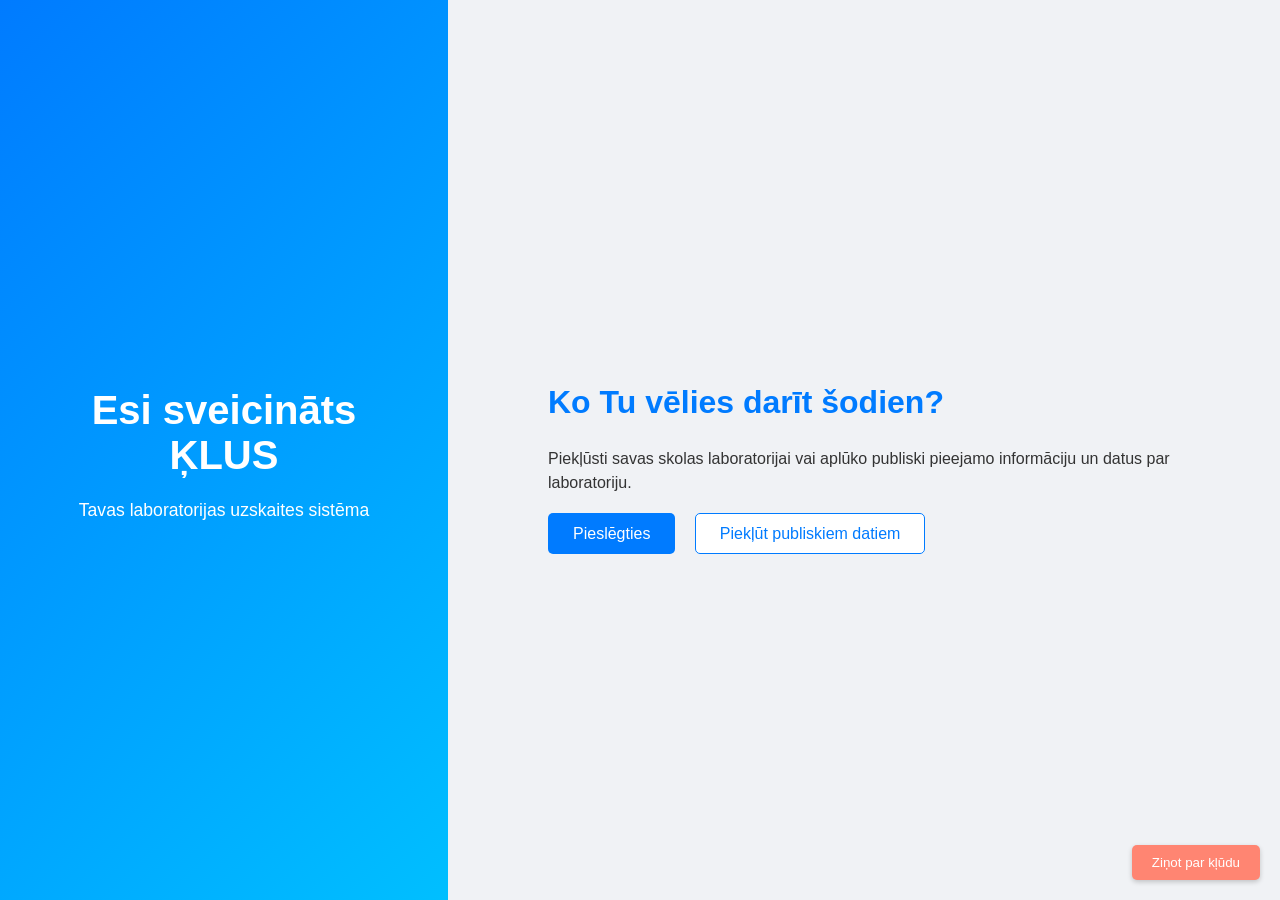
<file: index.html>
<!DOCTYPE html>
<html lang="lv">
<head>
    <meta charset="UTF-8">
    <title>1. Forma: Sākums</title>
    <link rel="stylesheet" href="style.css">
</head>
<body>
    <div class="container welcome-container">
        <div class="sidebar blue-bg">
            <h1>Esi sveicināts ĶLUS</h1>
            <p>Tavas laboratorijas uzskaites sistēma</p>
            </div>

        <div class="content white-bg">
            <h2>Ko Tu vēlies darīt šodien?</h2>
            <p class="description-text">Piekļūsti savas skolas laboratorijai vai aplūko publiski pieejamo informāciju un datus par laboratoriju.</p>
            
            <div class="button-group">
                <a href="forma2.html" class="button primary">Pieslēgties</a>
                
                <a href="forma3.html" class="button secondary">Piekļūt publiskiem datiem</a>
            </div>
        </div>
    </div>
    <div class="error-report">
        <button class="error-button">Ziņot par kļūdu</button>
    </div>
</body>
</html>
</file>
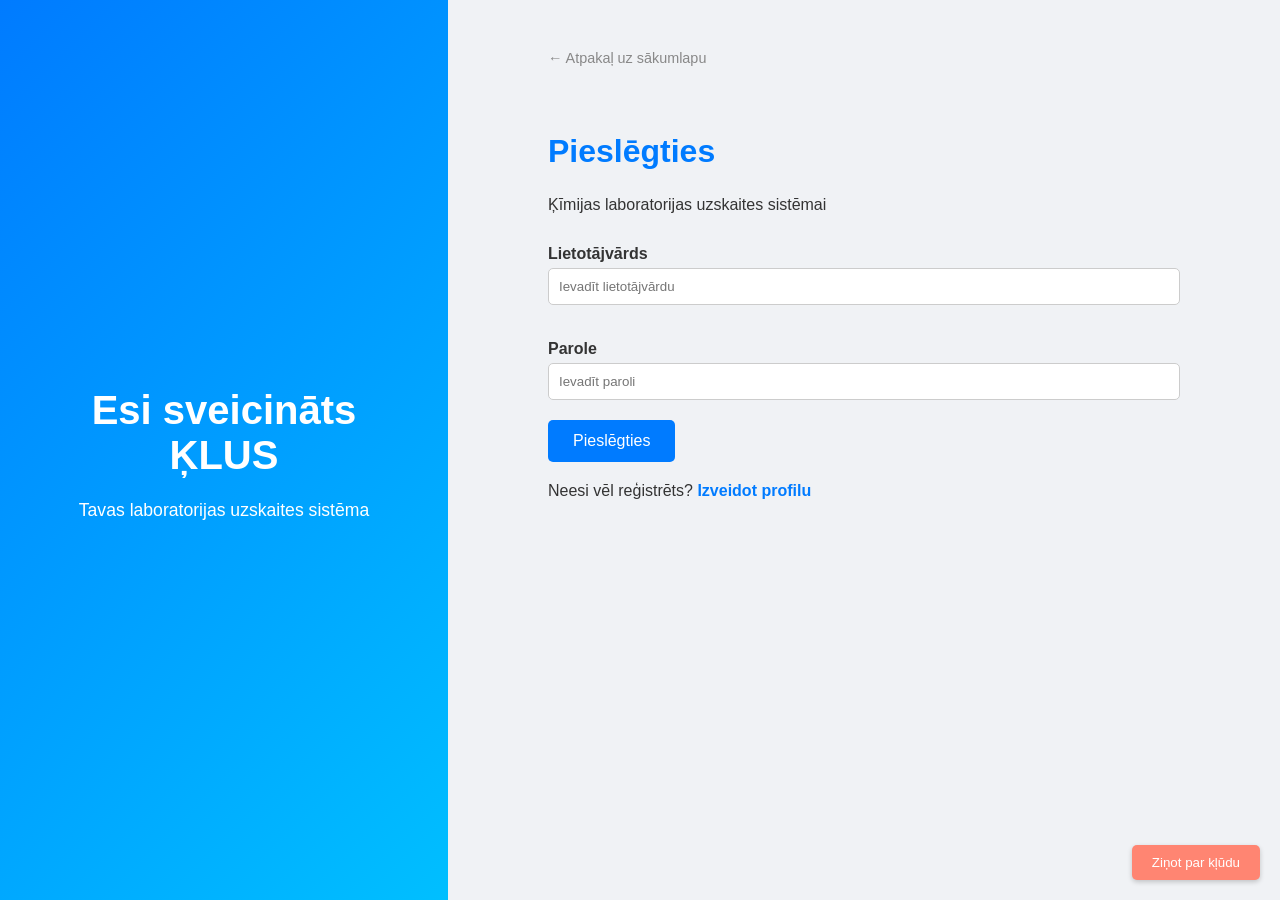
<file: Form2.html>
<!DOCTYPE html>
<html lang="lv">
<head>
    <meta charset="UTF-8">
    <title>2. Forma: Pieslēgties</title>
    <link rel="stylesheet" href="style.css">
</head>
<body>
    <div class="container login-container">
        <div class="sidebar blue-bg">
            <h1>Esi sveicināts ĶLUS</h1>
            <p>Tavas laboratorijas uzskaites sistēma</p>
            </div>

        <div class="content white-bg login-content">
            <a href="index.html" class="back-link">
                &larr; Atpakaļ uz sākumlapu
            </a>
            
            <h2>Pieslēgties</h2>
            <p>Ķīmijas laboratorijas uzskaites sistēmai</p>

            <form action="#" class="login-form">
                <label for="username">Lietotājvārds</label>
                <input type="text" id="username" placeholder="Ievadīt lietotājvārdu">
                
                <label for="password">Parole</label>
                <input type="password" id="password" placeholder="Ievadīt paroli">
                
                <button type="submit" class="button primary">Pieslēgties</button>
            </form>
            
            <p class="register-text">Neesi vēl reģistrēts? <a href="#">Izveidot profilu</a></p>
        </div>
    </div>
    <div class="error-report">
        <button class="error-button">Ziņot par kļūdu</button>
    </div>
</body>
</html>
</file>
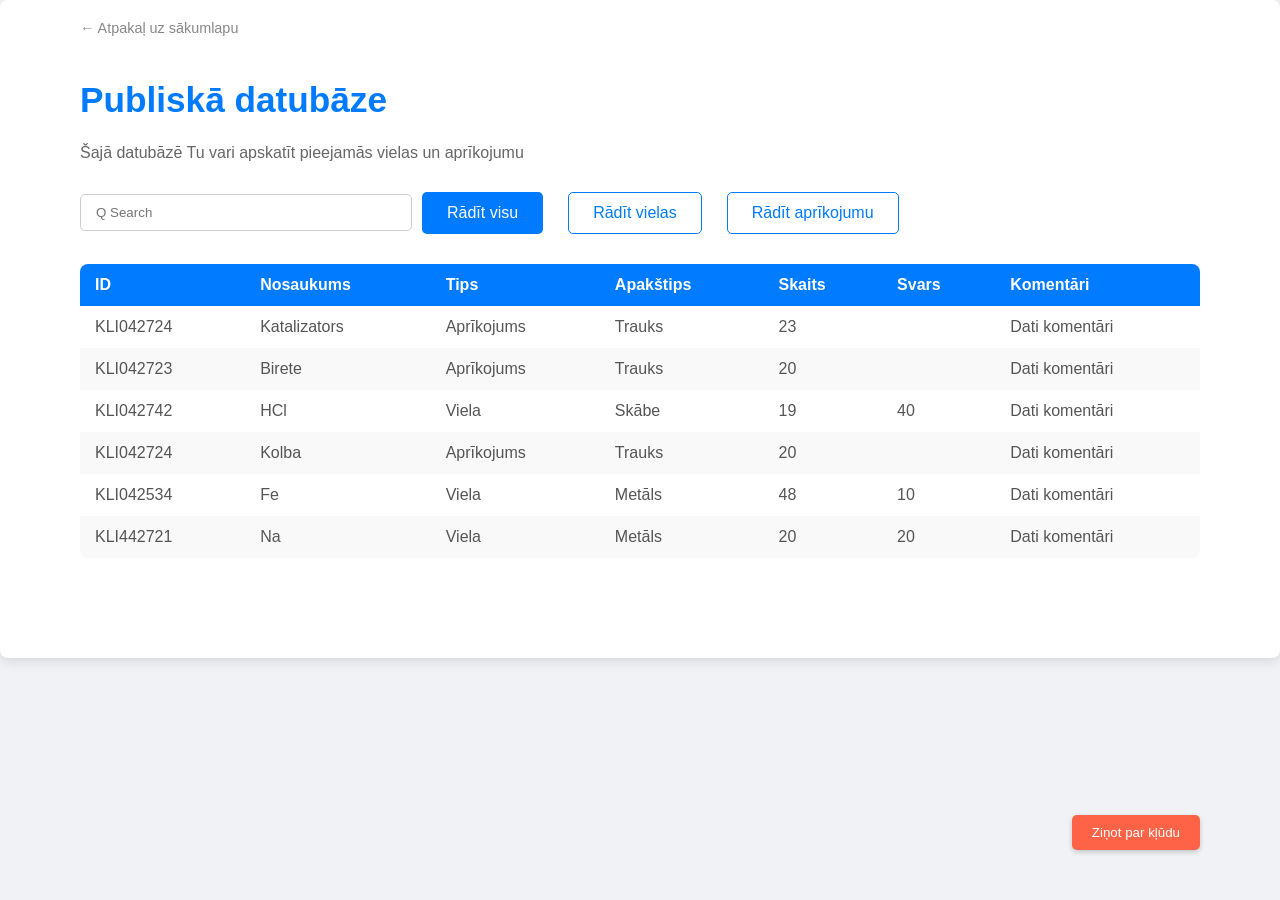
<file: Form3.html>
<!DOCTYPE html>
<html lang="lv">
<head>
    <meta charset="UTF-8">
    <title>3. Forma: Publiskā Datubāze</title>
    <link rel="stylesheet" href="style.css">
</head>
<body>
    <div class="full-page-container">
        <a href="index.html" class="back-link top-left">
            &larr; Atpakaļ uz sākumlapu
        </a>
        
        <header>
            <h1>Publiskā datubāze</h1>
            <p class="header-desc">Šajā datubāzē Tu vari apskatīt pieejamās vielas un aprīkojumu</p>
        </header>
        
        <div class="search-and-filter">
            <input type="text" placeholder="Q Search">
            <button class="button primary" disabled>Rādīt visu</button>
            <button class="button secondary" disabled>Rādīt vielas</button>
            <button class="button secondary" disabled>Rādīt aprīkojumu</button>
        </div>

        <div class="data-table-container">
            <table>
                <thead>
                    <tr>
                        <th>ID</th>
                        <th>Nosaukums</th>
                        <th>Tips</th>
                        <th>Apakštips</th>
                        <th>Skaits</th>
                        <th>Svars</th>
                        <th>Komentāri</th>
                    </tr>
                </thead>
                <tbody>
                    <tr><td>KLI042724</td><td>Katalizators</td><td>Aprīkojums</td><td>Trauks</td><td>23</td><td></td><td>Dati komentāri</td></tr>
                    <tr><td>KLI042723</td><td>Birete</td><td>Aprīkojums</td><td>Trauks</td><td>20</td><td></td><td>Dati komentāri</td></tr>
                    <tr><td>KLI042742</td><td>HCl</td><td>Viela</td><td>Skābe</td><td>19</td><td>40</td><td>Dati komentāri</td></tr>
                    <tr><td>KLI042724</td><td>Kolba</td><td>Aprīkojums</td><td>Trauks</td><td>20</td><td></td><td>Dati komentāri</td></tr>
                    <tr><td>KLI042534</td><td>Fe</td><td>Viela</td><td>Metāls</td><td>48</td><td>10</td><td>Dati komentāri</td></tr>
                    <tr><td>KLI442721</td><td>Na</td><td>Viela</td><td>Metāls</td><td>20</td><td>20</td><td>Dati komentāri</td></tr>
                </tbody>
            </table>
        </div>
    </div>
    <div class="error-report right-bottom">
        <button class="error-button pink-button">Ziņot par kļūdu</button>
    </div>
</body>
</html>
</file>
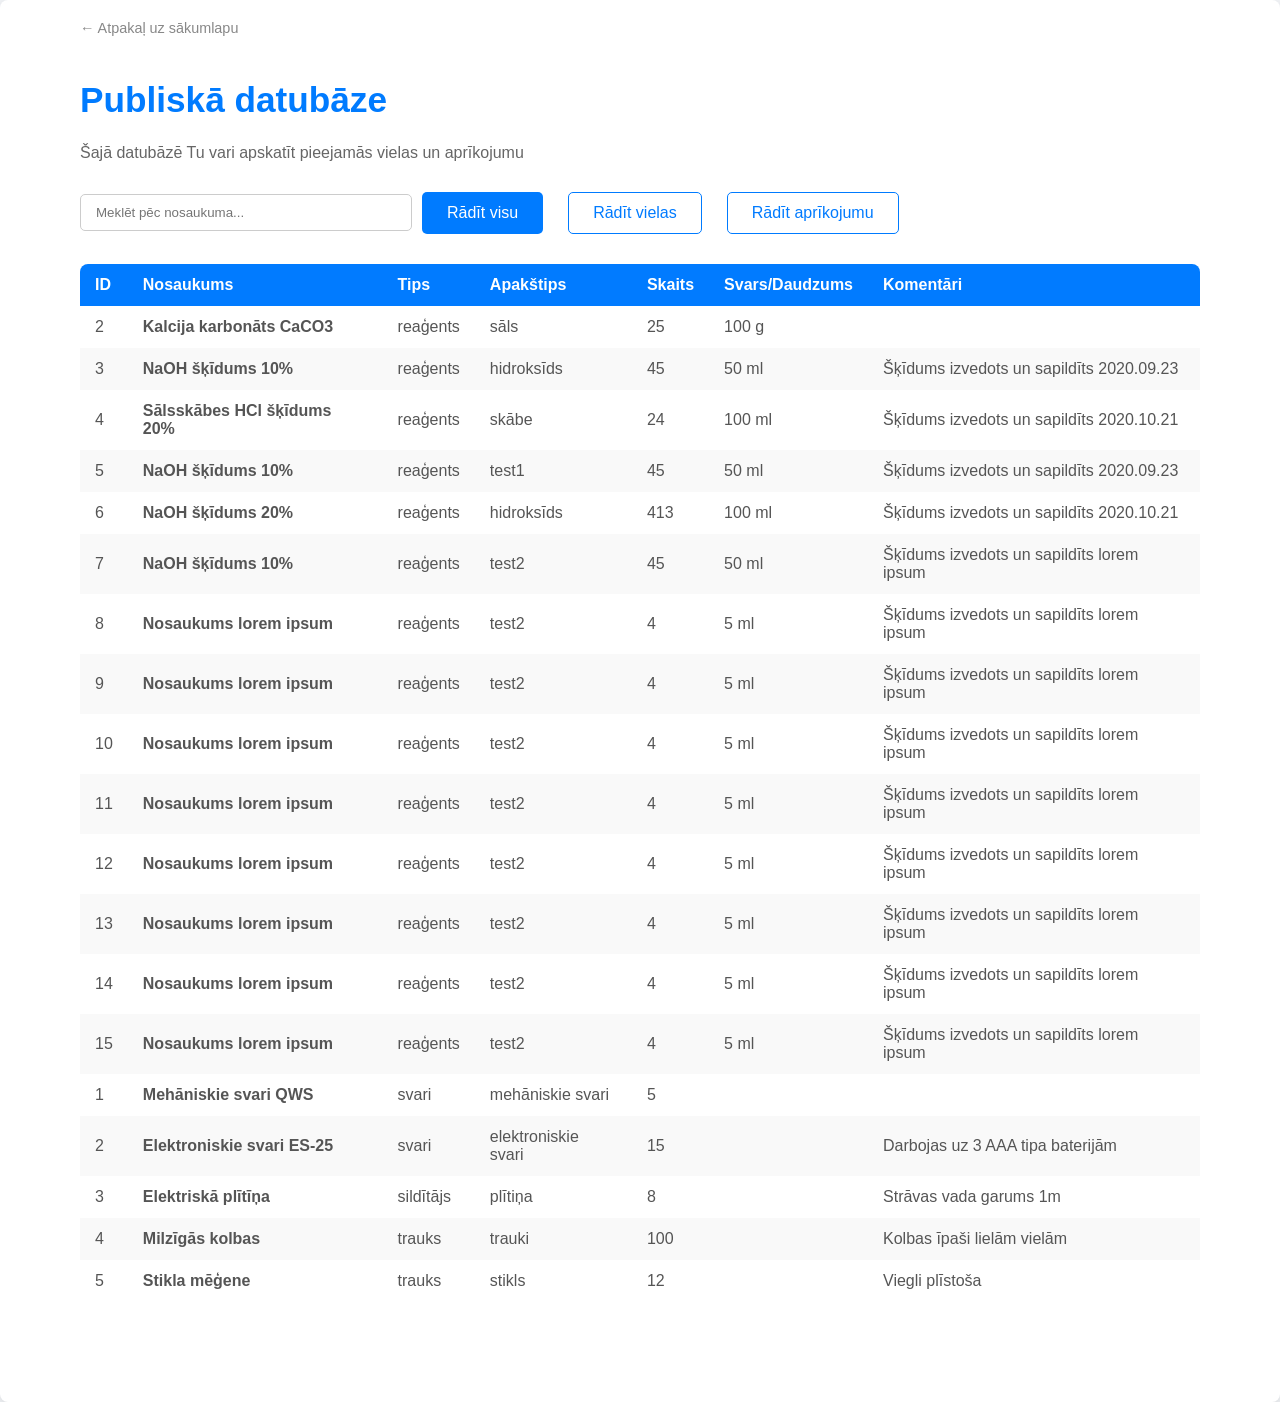
<file: forma3.html>
<!DOCTYPE html>
<html lang="lv">
<head>
    <meta charset="UTF-8">
    <title>3. Forma: Publiskā Datubāze</title>
    <link rel="stylesheet" href="style.css">
</head>
<body>
    <div class="full-page-container">
        <a href="index.html" class="back-link top-left">
            &larr; Atpakaļ uz sākumlapu
        </a>
        
        <header>
            <h1>Publiskā datubāze</h1>
            <p class="header-desc">Šajā datubāzē Tu vari apskatīt pieejamās vielas un aprīkojumu</p>
        </header>
        
        <div class="search-and-filter">
            <input type="text" id="searchInput" placeholder="Meklēt pēc nosaukuma...">
            <button class="button primary" onclick="loadData('all')">Rādīt visu</button>
            <button class="button secondary" onclick="loadData('vielas')">Rādīt vielas</button>
            <button class="button secondary" onclick="loadData('inventars')">Rādīt aprīkojumu</button>
        </div>

        <div class="data-table-container">
            <table>
                <thead>
                    <tr>
                        <th>ID</th>
                        <th>Nosaukums</th>
                        <th>Tips</th>
                        <th>Apakštips</th>
                        <th>Skaits</th>
                        <th>Svars/Daudzums</th>
                        <th>Komentāri</th>
                    </tr>
                </thead>
                <tbody id="tableBody"></tbody>
            </table>
        </div>
    </div>

    <script>
        async function loadData(filter) {
            const tableBody = document.getElementById('tableBody');
            tableBody.innerHTML = "<tr><td colspan='7'>Ielādē...</td></tr>";

            try {
                let data = [];
                const resVielas = await fetch('vielas.json');
                const vielas = await resVielas.json();
                const resInventars = await fetch('inventars.json');
                const inventars = await resInventars.json();

                if (filter === 'vielas') {
                    data = vielas;
                } else if (filter === 'inventars') {
                    data = inventars;
                } else {
                    data = [...vielas, ...inventars];
                }

                tableBody.innerHTML = '';
                data.forEach(item => {
                    const row = `
                        <tr>
                            <td>${item.id}</td>
                            <td><strong>${item.nosaukums}</strong></td>
                            <td>${item.tips || ''}</td>
                            <td>${item.apakstips || ''}</td>
                            <td>${item.skaits || ''}</td>
                            <td>${item.daudzums ? item.daudzums + ' ' + (item.mervienibas || '') : ''}</td>
                            <td>${item.komentari || ''}</td>
                        </tr>
                    `;
                    tableBody.innerHTML += row;
                });

            } catch (error) {
                tableBody.innerHTML = "<tr><td colspan='7'>Kļūda ielādējot datus.</td></tr>";
            }
        }

        window.onload = () => loadData('all');
    </script>
</body>
</html>
</file>
<file: style.css>
:root {
    --blue-primary: #007bff; /* Tuvāk tumšajai zilai, ko izmanto formās */
    --blue-sidebar: #017bff; /* Zilā krāsa sānjoslai */
    --light-blue: #e9f5ff; /* Sekundārā poga (3. forma) */
    --pink-error: #ff6347; /* Sarkanīgi rozā kļūdu poga */
    --text-color: #333;
}

body {
    font-family: 'Segoe UI', Tahoma, Geneva, Verdana, sans-serif;
    margin: 0;
    padding: 0;
    background-color: #f0f2f5; /* Viegli pelēks fons lapai */
    color: var(--text-color);
}

/* 1. un 2. formas konteiners (sadalījums 30%/70%) */
.container {
    display: flex;
    height: 100vh;
    box-shadow: 0 4px 12px rgba(0, 0, 0, 0.1);
}

.sidebar {
    width: 35%; /* Kreisā daļa */
    padding: 40px;
    color: white;
    text-align: center;
    display: flex;
    flex-direction: column;
    justify-content: center;
    align-items: center;
    box-sizing: border-box;
}

.blue-bg {
    background: linear-gradient(135deg, var(--blue-primary) 0%, #00bfff 100%);
}

.sidebar h1 {
    font-size: 2.5em;
    margin-bottom: 5px;
}

.sidebar p {
    font-size: 1.1em;
    font-weight: 300;
}

.content {
    width: 65%; /* Labā daļa */
    padding: 80px 100px;
    box-sizing: border-box;
    display: flex;
    flex-direction: column;
    justify-content: center;
}

/* 1. formas specifiskais stils */
.content h2 {
    font-size: 2em;
    margin-bottom: 10px;
    color: var(--blue-primary);
}

.description-text {
    margin-bottom: 30px;
    line-height: 1.5;
}

/* Pogas */
.button {
    padding: 12px 25px;
    border: none;
    border-radius: 5px;
    text-decoration: none;
    font-size: 1em;
    cursor: pointer;
    transition: background-color 0.3s;
    margin-right: 15px;
    text-align: center;
}

.primary {
    background-color: var(--blue-primary);
    color: white;
}

.secondary {
    background-color: white;
    color: var(--blue-primary);
    border: 1px solid var(--blue-primary);
    padding: 11px 24px; /* Kompensē biezumu */
}

.primary:hover { background-color: #0056b3; }
.secondary:hover { background-color: var(--light-blue); }

/* 2. formas specifiskais stils (Pieslēgšanās) */
.login-content {
    justify-content: flex-start;
    padding-top: 50px;
}

.login-form label {
    display: block;
    margin-top: 15px;
    font-weight: 600;
}

.login-form input {
    width: 100%;
    padding: 10px;
    margin-top: 5px;
    margin-bottom: 20px;
    border: 1px solid #ccc;
    border-radius: 5px;
    box-sizing: border-box;
}

.register-text {
    margin-top: 20px;
}

.register-text a {
    color: var(--blue-primary);
    text-decoration: none;
    font-weight: 600;
}

/* Pārejas saite (Atpakaļ uz sākumlapu) */
.back-link {
    color: #888;
    text-decoration: none;
    font-size: 0.9em;
    margin-bottom: 40px;
    display: block;
}

.back-link:hover {
    color: var(--blue-primary);
}

/* 3. formas stils (Tabula) */
.full-page-container {
    padding: 50px 80px;
    max-width: 1200px;
    margin: 0 auto;
    background-color: white;
    border-radius: 8px;
    box-shadow: 0 4px 12px rgba(0, 0, 0, 0.1);
}

.back-link.top-left {
    position: absolute;
    top: 20px;
    left: 80px;
    margin-bottom: 0;
}

.full-page-container header h1 {
    font-size: 2.2em;
    color: var(--blue-primary);
    margin-top: 30px;
}

.header-desc {
    font-size: 1em;
    margin-bottom: 30px;
    color: #666;
}

.search-and-filter {
    display: flex;
    gap: 10px;
    margin-bottom: 30px;
    align-items: center;
}

.search-and-filter input {
    padding: 10px 15px;
    border: 1px solid #ccc;
    border-radius: 5px;
    width: 300px;
}

/* Tabula */
.data-table-container {
    overflow-x: auto;
}

table {
    width: 100%;
    border-collapse: separate;
    border-spacing: 0;
    margin-bottom: 50px;
    border-radius: 8px;
    overflow: hidden; /* Nodrošina noapaļotos stūrus */
}

thead {
    background-color: #017bff; /* Tumši zils fons kā paraugā */
    color: white;
}

th {
    padding: 12px 15px;
    text-align: left;
    font-weight: 600;
}

tbody tr {
    border-bottom: 1px solid #eee;
    transition: background-color 0.2s;
}

tbody tr:nth-child(even) {
    background-color: #f9f9f9;
}

tbody tr:hover {
    background-color: #f0f8ff;
}

td {
    padding: 12px 15px;
    color: #555;
}

/* Ziņot par kļūdu poga */
.error-report {
    position: fixed;
    bottom: 20px;
    right: 20px;
    z-index: 100;
}

.error-report.right-bottom {
    /* 3. formai to vajag pie tabulas apakšas labajā pusē */
    position: absolute; 
    bottom: 50px;
    right: 80px;
    /* Pārvieto pozīciju atbilstoši .full-page-container */
}

.error-button {
    background-color: #ff8572; /* Rozā-oranžs tonis */
    color: white;
    border: none;
    padding: 10px 20px;
    border-radius: 5px;
    cursor: pointer;
    box-shadow: 0 2px 5px rgba(0, 0, 0, 0.2);
}

.pink-button {
    background-color: var(--pink-error); /* 3. formas sarkanīgāk rozā poga */
}
</file>
